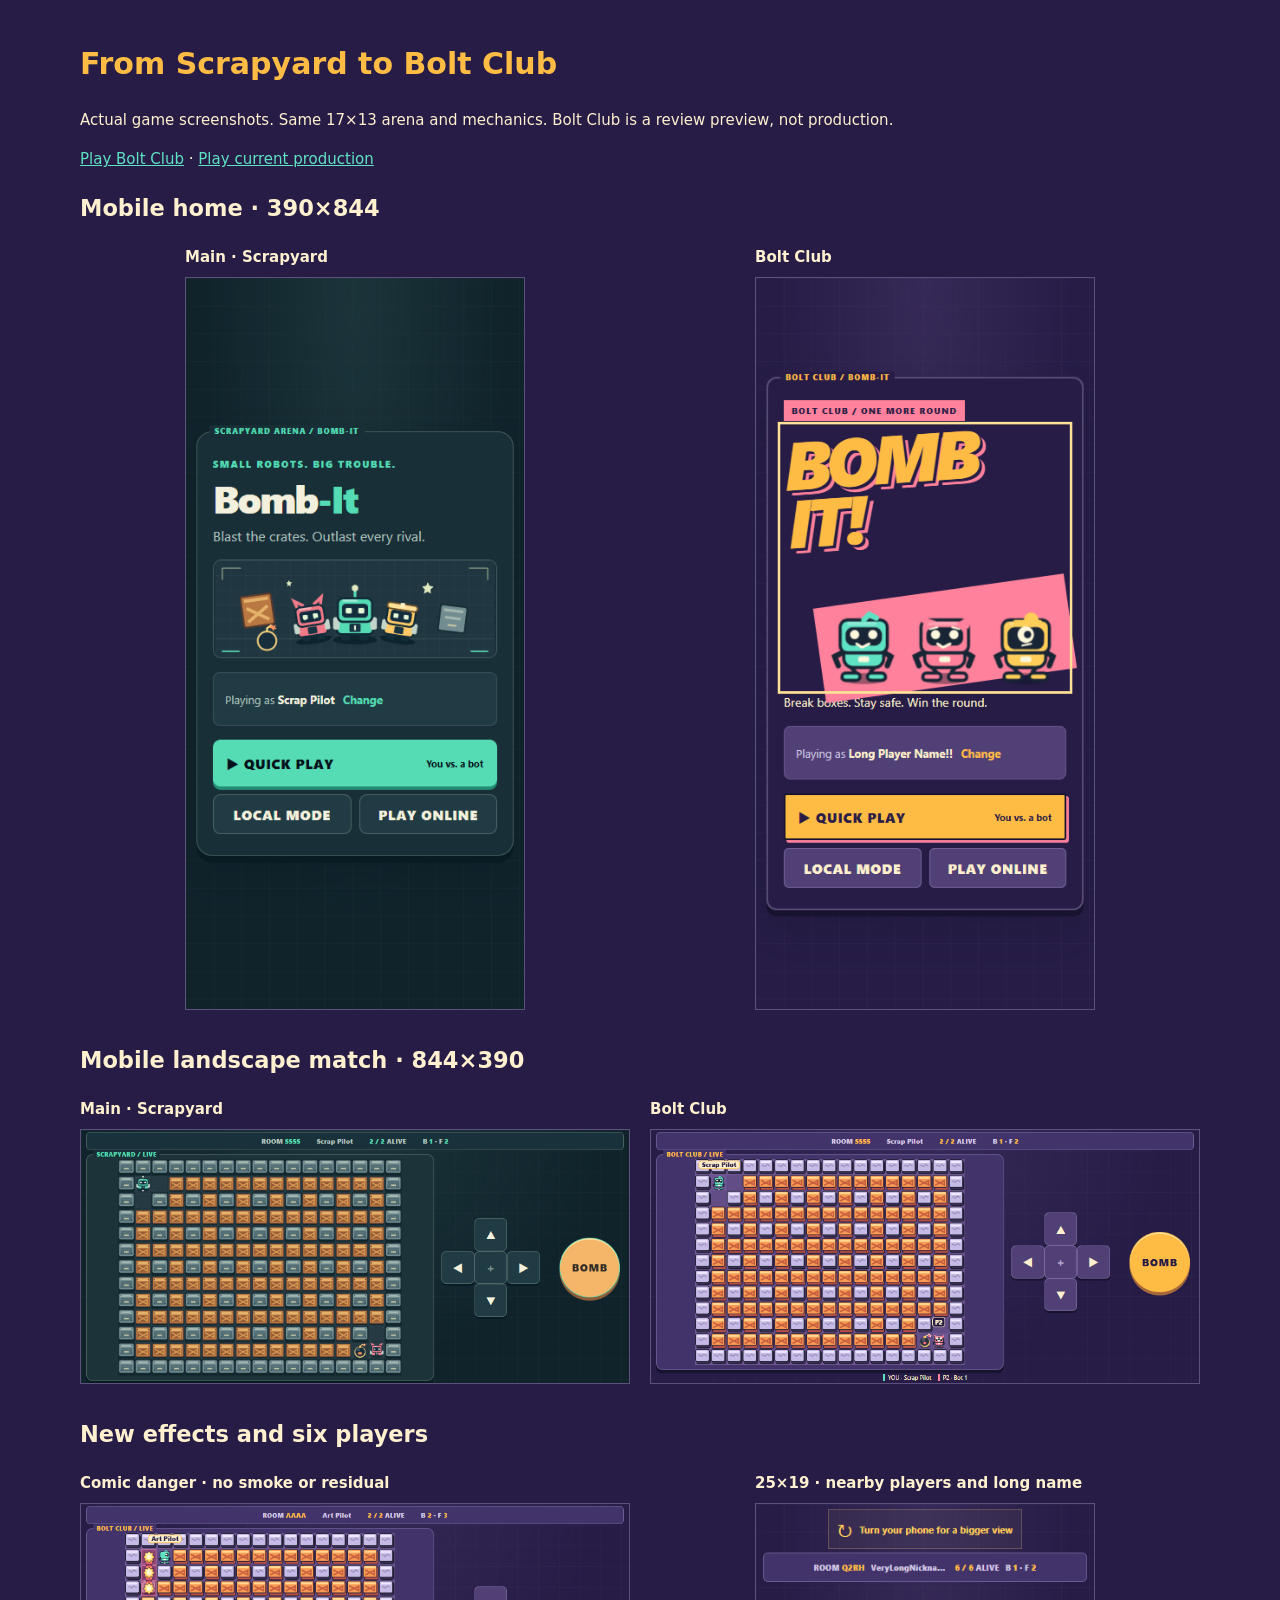
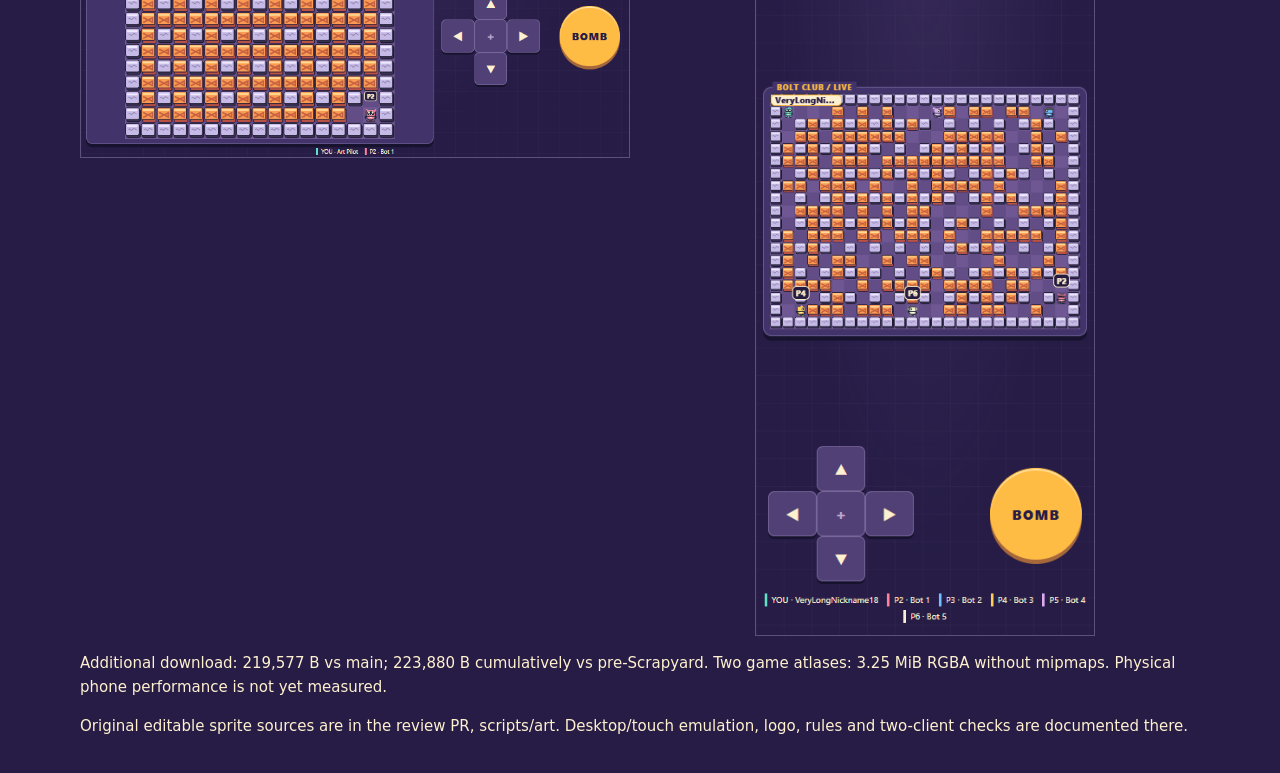
<file: bolt-club/comparison/index.html>
<!doctype html><html lang="en"><meta charset="utf-8"><meta name="viewport" content="width=device-width,initial-scale=1"><title>Bomb-It · main vs Bolt Club</title><style>*{box-sizing:border-box}body{margin:0;padding:20px;background:#261c46;color:#fff1cf;font:15px/1.6 system-ui}main{max-width:1120px;margin:auto}h1{color:#ffbc45}a{color:#5fe2c4}.pair{display:grid;grid-template-columns:1fr 1fr;gap:20px;margin-bottom:32px}img{display:block;max-width:100%;height:auto;border:1px solid #c6bae655}figure{margin:0}figcaption{font-weight:700;margin-bottom:8px}.portrait{max-width:340px;margin:auto}.more{display:grid;grid-template-columns:1fr 1fr;gap:20px}@media(max-width:600px){.pair,.more{grid-template-columns:1fr}body{padding:14px}}</style><main><h1>From Scrapyard to Bolt Club</h1><p>Actual game screenshots. Same 17×13 arena and mechanics. Bolt Club is a review preview, not production.</p><p><a href="../">Play Bolt Club</a> · <a href="https://wzzzodiac.github.io/Bomb-It/">Play current production</a></p><h2>Mobile home · 390×844</h2><section class="pair"><figure class="portrait"><figcaption>Main · Scrapyard</figcaption><img src="main-home.png" alt="Current Scrapyard home"></figure><figure class="portrait"><figcaption>Bolt Club</figcaption><img src="bolt-home.png" alt="Bolt Club home with expressive robots and comic logo"></figure></section><h2>Mobile landscape match · 844×390</h2><section class="pair"><figure><figcaption>Main · Scrapyard</figcaption><img src="main-match.png" alt="Current Scrapyard arena"></figure><figure><figcaption>Bolt Club</figcaption><img src="bolt-match.png" alt="Bolt Club arena, compact names and full-name roster"></figure></section><h2>New effects and six players</h2><section class="more"><figure><figcaption>Comic danger · no smoke or residual</figcaption><img src="effects.png" alt="Comic explosion cells and power-up drop"></figure><figure class="portrait"><figcaption>25×19 · nearby players and long name</figcaption><img src="names.png" alt="Six-player map with full-name list"></figure></section><p>Additional download: 219,577 B vs main; 223,880 B cumulatively vs pre-Scrapyard. Two game atlases: 3.25 MiB RGBA without mipmaps. Physical phone performance is not yet measured.</p><p>Original editable sprite sources are in the review PR, scripts/art. Desktop/touch emulation, logo, rules and two-client checks are documented there.</p></main></html>
</file>
